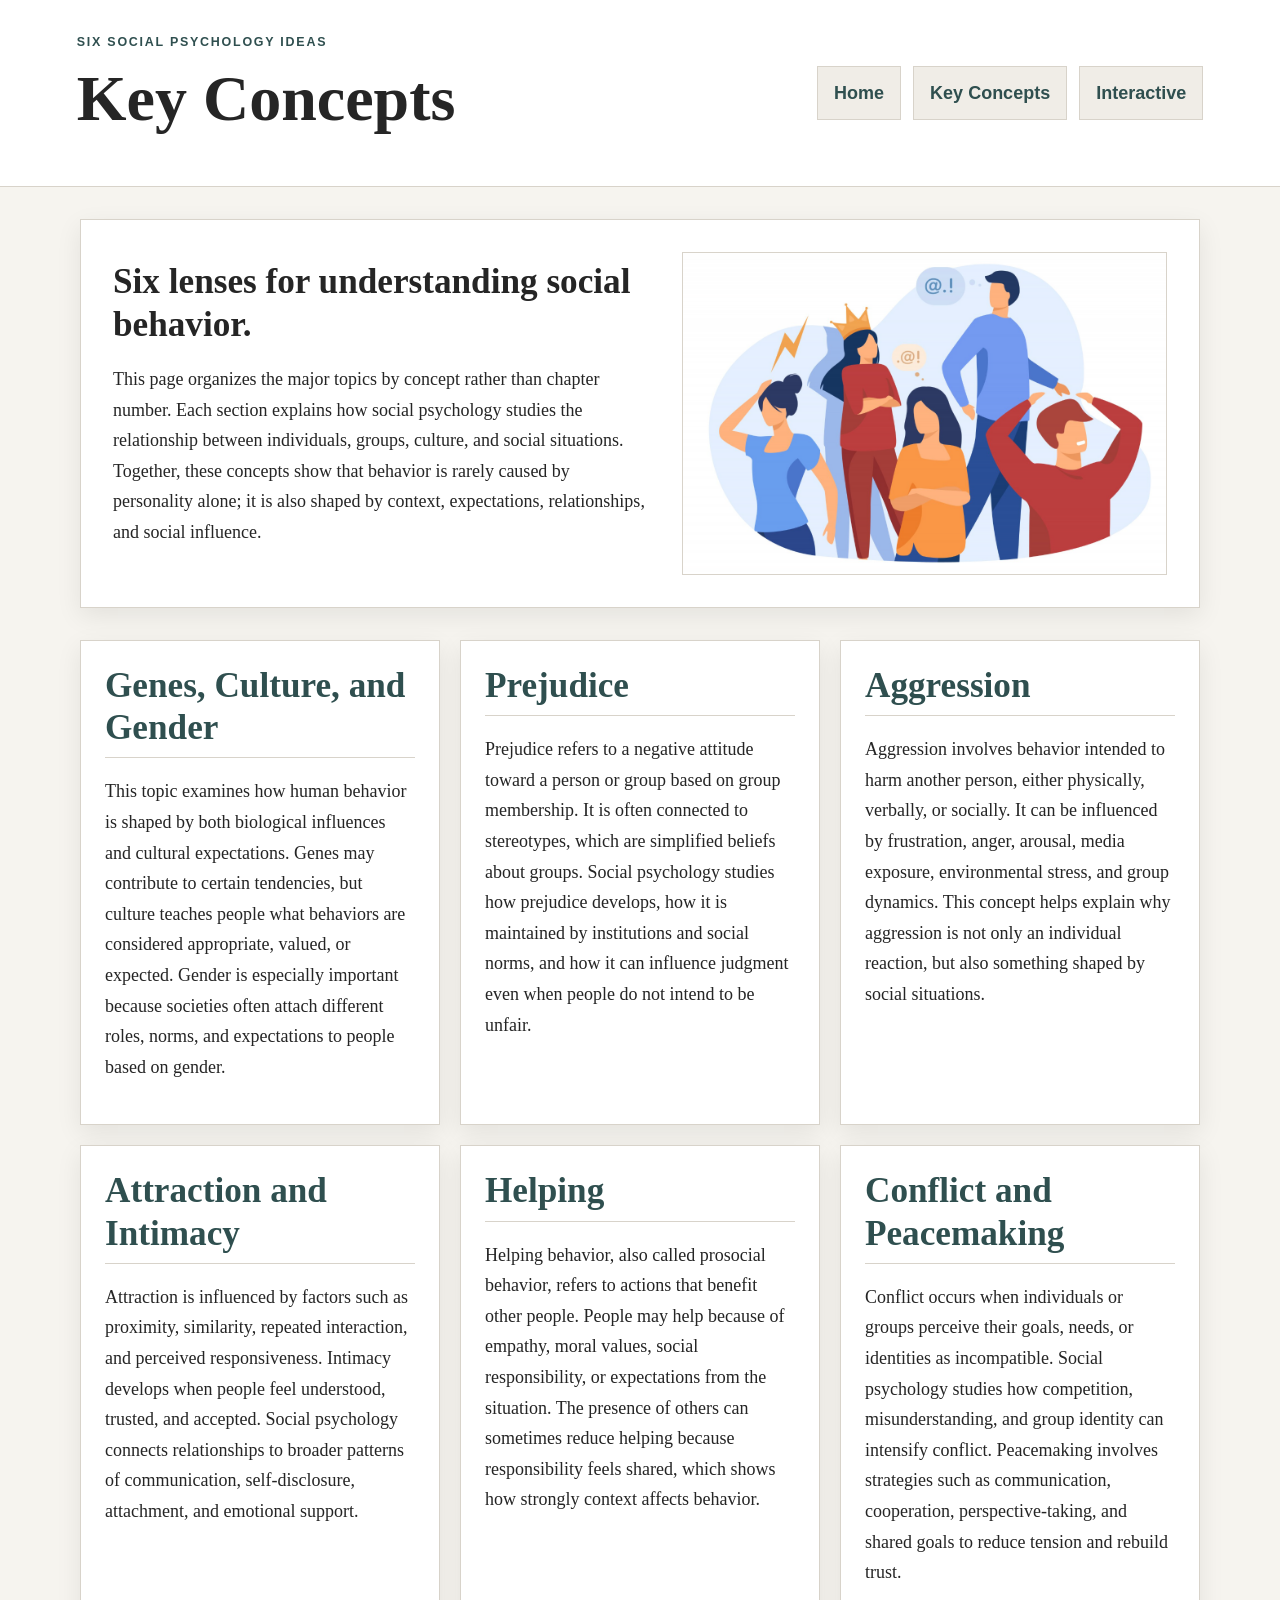
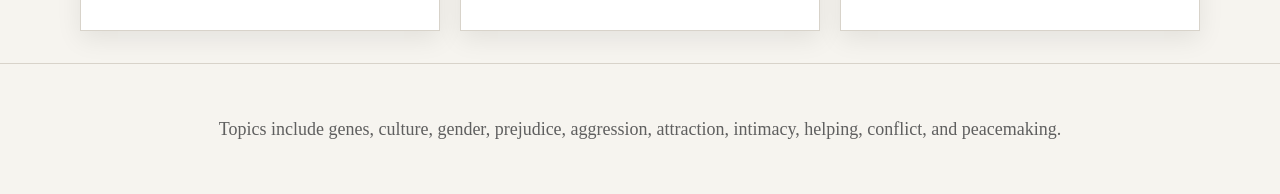
<file: concepts.html>
<!DOCTYPE html>
<html lang="en">
<head>
  <meta charset="UTF-8">
  <meta name="viewport" content="width=device-width, initial-scale=1.0">
  <title>Key Concepts</title>
  <link rel="stylesheet" href="style.css">
  <script src="script.js" defer></script>
</head>

<body>
  <header class="site-header">
    <div>
      <p class="eyebrow">Six Social Psychology Ideas</p>
      <h1>Key Concepts</h1>
    </div>

    <nav aria-label="Main navigation">
      <a href="index.html">Home</a>
      <a href="concepts.html">Key Concepts</a>
      <a href="interactive.html">Interactive</a>
    </nav>
  </header>

  <main>
    <section class="hero two-column">
      <div>
        <h2>Six lenses for understanding social behavior.</h2>
        <p>
          This page organizes the major topics by concept rather than chapter number. 
          Each section explains how social psychology studies the relationship between individuals, groups, culture, and social situations. 
          Together, these concepts show that behavior is rarely caused by personality alone; it is also shaped by context, expectations, relationships, and social influence.
        </p>
      </div>

      <img 
        src="images/concepts-map.png" 
        srcset="images/concepts-map.png 1x, images/concepts-map@2x.png 2x" 
        width="900" 
        height="600" 
        alt="Pastel concept map showing six social psychology topics">
    </section>

    <section class="concepts-container" aria-label="Social psychology concept cards">
      <article class="concept-card">
        <h2>Genes, Culture, and Gender</h2>
        <p>
          This topic examines how human behavior is shaped by both biological influences and cultural expectations. 
          Genes may contribute to certain tendencies, but culture teaches people what behaviors are considered appropriate, valued, or expected. 
          Gender is especially important because societies often attach different roles, norms, and expectations to people based on gender.
        </p>
      </article>

      <article class="concept-card">
        <h2>Prejudice</h2>
        <p>
          Prejudice refers to a negative attitude toward a person or group based on group membership. 
          It is often connected to stereotypes, which are simplified beliefs about groups. 
          Social psychology studies how prejudice develops, how it is maintained by institutions and social norms, and how it can influence judgment even when people do not intend to be unfair.
        </p>
      </article>

      <article class="concept-card">
        <h2>Aggression</h2>
        <p>
          Aggression involves behavior intended to harm another person, either physically, verbally, or socially. 
          It can be influenced by frustration, anger, arousal, media exposure, environmental stress, and group dynamics. 
          This concept helps explain why aggression is not only an individual reaction, but also something shaped by social situations.
        </p>
      </article>

      <article class="concept-card">
        <h2>Attraction and Intimacy</h2>
        <p>
          Attraction is influenced by factors such as proximity, similarity, repeated interaction, and perceived responsiveness. 
          Intimacy develops when people feel understood, trusted, and accepted. 
          Social psychology connects relationships to broader patterns of communication, self-disclosure, attachment, and emotional support.
        </p>
      </article>

      <article class="concept-card">
        <h2>Helping</h2>
        <p>
          Helping behavior, also called prosocial behavior, refers to actions that benefit other people. 
          People may help because of empathy, moral values, social responsibility, or expectations from the situation. 
          The presence of others can sometimes reduce helping because responsibility feels shared, which shows how strongly context affects behavior.
        </p>
      </article>

      <article class="concept-card">
        <h2>Conflict and Peacemaking</h2>
        <p>
          Conflict occurs when individuals or groups perceive their goals, needs, or identities as incompatible. 
          Social psychology studies how competition, misunderstanding, and group identity can intensify conflict. 
          Peacemaking involves strategies such as communication, cooperation, perspective-taking, and shared goals to reduce tension and rebuild trust.
        </p>
      </article>
    </section>
  </main>

  <footer>
    <p>Topics include genes, culture, gender, prejudice, aggression, attraction, intimacy, helping, conflict, and peacemaking.</p>
  </footer>
</body>
</html>
</file>
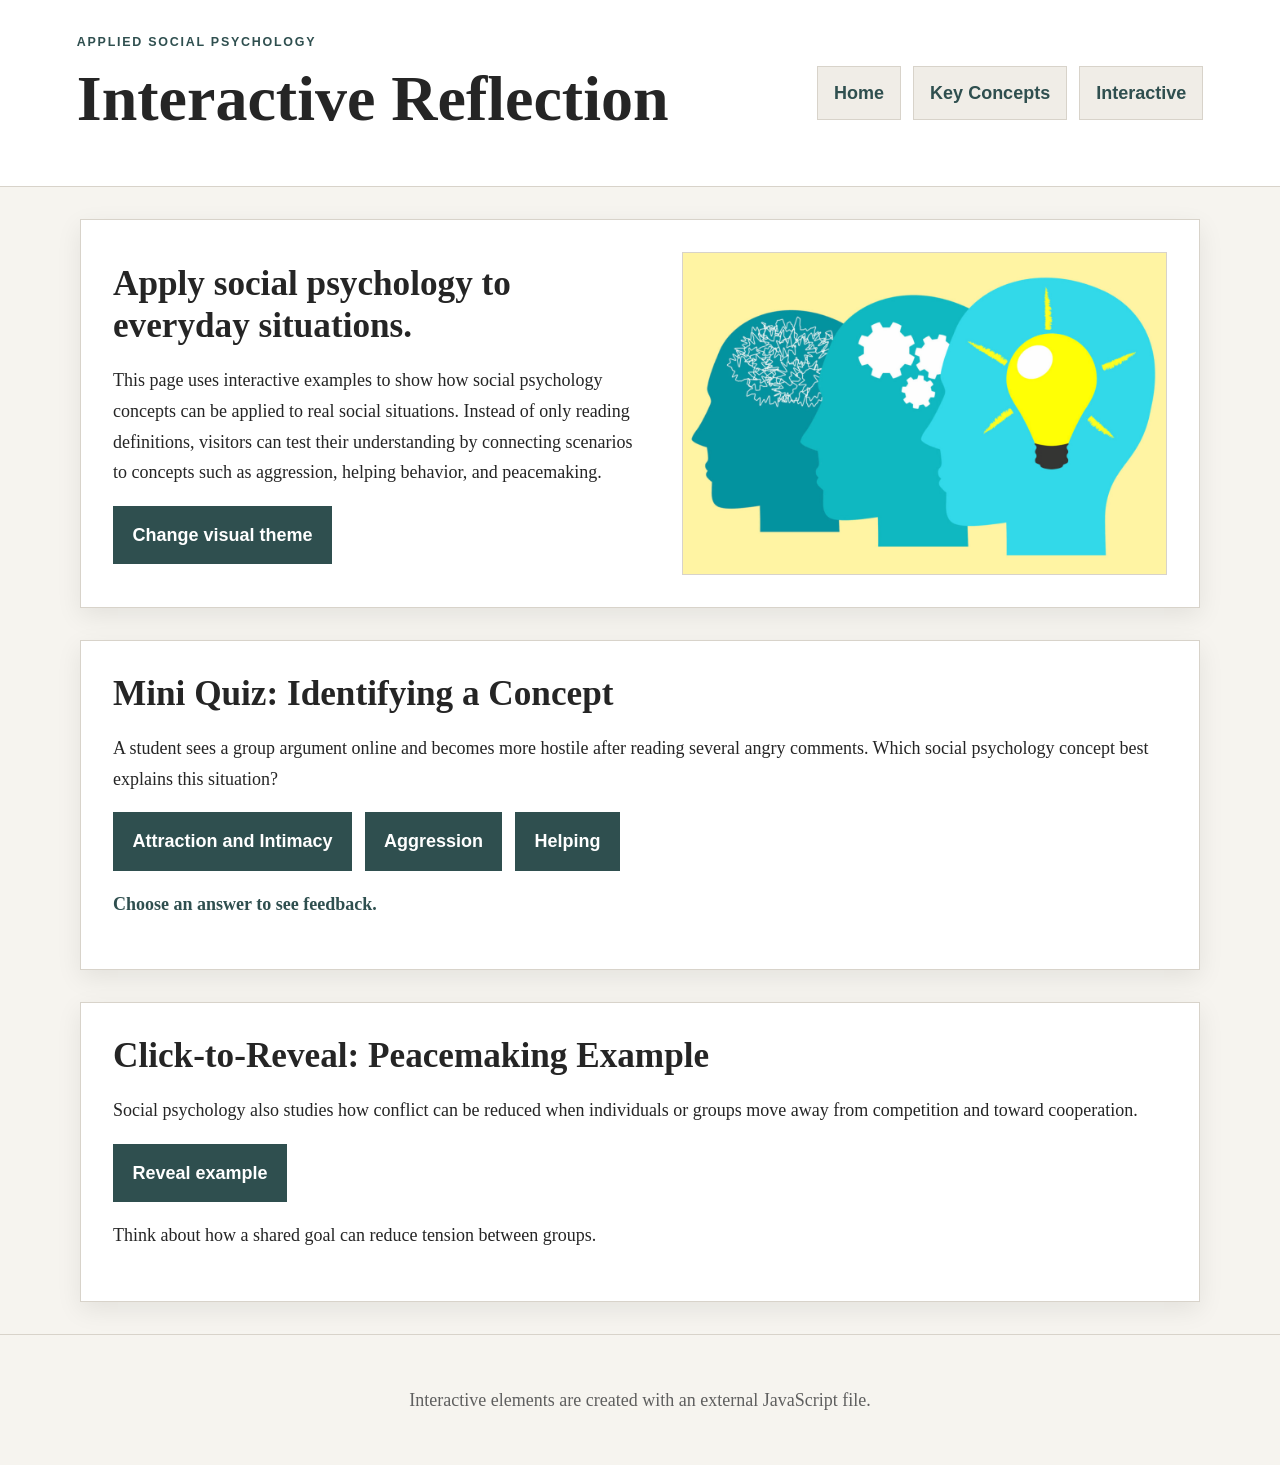
<file: interactive.html>
<!DOCTYPE html>
<html lang="en">
<head>
  <meta charset="UTF-8">
  <meta name="viewport" content="width=device-width, initial-scale=1.0">
  <title>Interactive Social Psychology</title>
  <link rel="stylesheet" href="style.css">
  <script src="script.js" defer></script>
</head>

<body>
  <header class="site-header">
    <div>
      <p class="eyebrow">Applied Social Psychology</p>
      <h1>Interactive Reflection</h1>
    </div>

    <nav aria-label="Main navigation">
      <a href="index.html">Home</a>
      <a href="concepts.html">Key Concepts</a>
      <a href="interactive.html">Interactive</a>
    </nav>
  </header>

  <main>
    <section class="hero two-column">
      <div>
        <h2>Apply social psychology to everyday situations.</h2>
        <p>
          This page uses interactive examples to show how social psychology concepts can be applied to real social situations. 
          Instead of only reading definitions, visitors can test their understanding by connecting scenarios to concepts such as aggression, helping behavior, and peacemaking.
        </p>
        <button id="themeButton" class="button" type="button">Change visual theme</button>
      </div>

      <img 
        src="images/interactive-quiz.png" 
        srcset="images/interactive-quiz.png 1x, images/interactive-quiz@2x.png 2x" 
        width="900" 
        height="600" 
        alt="Pastel illustration representing an interactive psychology quiz">
    </section>

    <section class="quiz-panel" aria-label="Social psychology mini quiz">
      <h2>Mini Quiz: Identifying a Concept</h2>
      <p id="quizQuestion">
        A student sees a group argument online and becomes more hostile after reading several angry comments. 
        Which social psychology concept best explains this situation?
      </p>

      <div class="quiz-buttons">
        <button class="answer" type="button" data-correct="false">Attraction and Intimacy</button>
        <button class="answer" type="button" data-correct="true">Aggression</button>
        <button class="answer" type="button" data-correct="false">Helping</button>
      </div>

      <p id="quizResult" class="result" aria-live="polite">Choose an answer to see feedback.</p>
    </section>

    <section class="reveal-panel">
      <h2>Click-to-Reveal: Peacemaking Example</h2>
      <p>
        Social psychology also studies how conflict can be reduced when individuals or groups move away from competition and toward cooperation.
      </p>

      <button id="revealButton" class="button" type="button">Reveal example</button>

      <p id="revealText">
        Think about how a shared goal can reduce tension between groups.
      </p>
    </section>
  </main>

  <footer>
    <p>Interactive elements are created with an external JavaScript file.</p>
  </footer>
</body>
</html>
</file>
<file: style.css>
@font-face {
  font-family: "AcademicWeb";
  src: local("Georgia"), local("Times New Roman"), serif;
}

:root {
  --bg: #f6f4ef;
  --surface: #ffffff;
  --surface-alt: #f0ede7;
  --ink: #252525;
  --muted: #5f5f5f;
  --accent: #2f4f4f;
  --accent-dark: #1f3636;
  --border: #d8d3ca;
  --shadow: 0 8px 24px rgba(0, 0, 0, 0.08);
}

* {
  box-sizing: border-box;
}

body {
  margin: 0;
  font-family: "AcademicWeb", Georgia, serif;
  font-size: 18px;
  line-height: 1.7;
  background: var(--bg);
  color: var(--ink);
}

a:link {
  color: var(--accent);
}

a:visited {
  color: #4b5f5f;
}

a:hover {
  color: var(--accent-dark);
}

a:active {
  color: #000000;
}

.site-header {
  padding: 2rem 6%;
  background: var(--surface);
  border-bottom: 1px solid var(--border);
}

.eyebrow {
  margin: 0 0 0.5rem;
  font-family: Arial, sans-serif;
  text-transform: uppercase;
  letter-spacing: 0.14em;
  font-size: 0.78rem;
  font-weight: 700;
  color: var(--accent);
}

h1,
h2,
h3 {
  margin: 0 0 1rem;
  line-height: 1.2;
  font-weight: 600;
}

h1 {
  font-size: clamp(2.2rem, 5vw, 4rem);
}

h2 {
  font-size: clamp(1.5rem, 3vw, 2.2rem);
}

h3 {
  font-size: 1.25rem;
}

nav {
  display: flex;
  flex-wrap: wrap;
  gap: 0.75rem;
  margin-top: 1.25rem;
}

nav a {
  font-family: Arial, sans-serif;
  text-decoration: none;
  font-weight: 700;
  border: 1px solid var(--border);
  padding: 0.65rem 1rem;
  background: var(--surface-alt);
}

nav a:hover {
  background: var(--accent);
  color: #ffffff;
}

main {
  width: min(1120px, 92%);
  margin: 0 auto;
}

.hero,
.media-panel,
.quiz-panel,
.reveal-panel {
  margin: 2rem 0;
  padding: 2rem;
  background: var(--surface);
  border: 1px solid var(--border);
  box-shadow: var(--shadow);
}

.two-column {
  display: grid;
  grid-template-columns: 1fr;
  gap: 2rem;
  align-items: center;
}

.hero img {
  width: 100%;
  height: auto;
  border: 1px solid var(--border);
}

.button,
button.answer {
  border: 1px solid var(--accent);
  background: var(--accent);
  color: #ffffff;
  padding: 0.8rem 1.15rem;
  font: inherit;
  font-family: Arial, sans-serif;
  font-weight: 700;
  cursor: pointer;
}

.button:hover,
button.answer:hover {
  background: var(--accent-dark);
}

.card-grid,
.concepts-container {
  display: grid;
  grid-template-columns: 1fr;
  gap: 1.25rem;
  margin: 2rem 0;
}

.card-grid article,
.concept-card {
  background: var(--surface);
  border: 1px solid var(--border);
  padding: 1.5rem;
  box-shadow: var(--shadow);
}

.concept-card h2 {
  color: var(--accent);
  border-bottom: 1px solid var(--border);
  padding-bottom: 0.5rem;
}

.media-panel {
  display: grid;
  gap: 1.5rem;
}

.media-panel video {
  width: 100%;
  height: auto;
  background: #111111;
  border: 1px solid var(--border);
}

.quiz-buttons {
  display: flex;
  flex-wrap: wrap;
  gap: 0.8rem;
}

.result {
  font-weight: 700;
  color: var(--accent);
}

footer {
  text-align: center;
  padding: 2rem;
  color: var(--muted);
  border-top: 1px solid var(--border);
}

.dark-mode {
  --bg: #1f2323;
  --surface: #2b3030;
  --surface-alt: #343a3a;
  --ink: #f4f1eb;
  --muted: #cfc9bd;
  --accent: #b8c7c7;
  --accent-dark: #dce5e5;
  --border: #4f5a5a;
}

@media (min-width: 760px) {
  .site-header {
    display: flex;
    justify-content: space-between;
    align-items: center;
  }

  nav {
    margin-top: 0;
  }

  .two-column {
    grid-template-columns: 1.05fr 0.95fr;
  }

  .concepts-container,
  .card-grid {
    grid-template-columns: repeat(2, 1fr);
  }

  .media-panel {
    grid-template-columns: 0.85fr 1.15fr;
    align-items: center;
  }
}

@media (min-width: 1040px) {
  .concepts-container {
    grid-template-columns: repeat(3, 1fr);
  }
}
</file>
